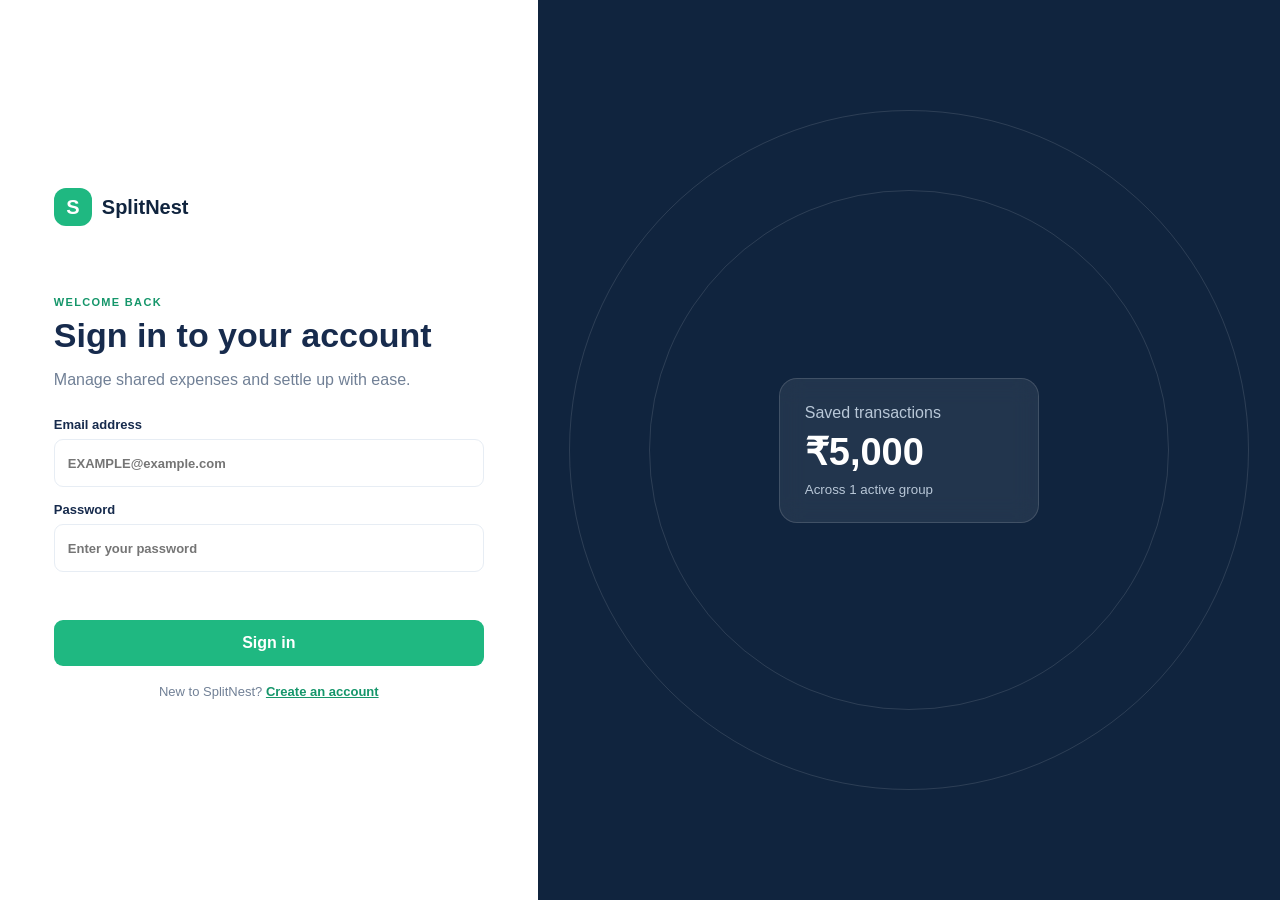
<file: login.html>
<!doctype html>
<html lang="en">
<head>
  <meta charset="UTF-8"><meta name="viewport" content="width=device-width, initial-scale=1.0">
  <title>Login - SplitNest</title>
  <link rel="stylesheet" href="css/style.css">
</head>
<body class="auth-page">
  <main class="auth-card">
    <a class="brand auth-brand" href="login.html"><span class="brand-mark">S</span><span>SplitNest</span></a>
    <div class="auth-copy"><p class="eyebrow">Welcome back</p><h1>Sign in to your account</h1><p>Manage shared expenses and settle up with ease.</p></div>
    <form id="loginForm" novalidate>
      <label>Email address<input type="email" id="loginEmail" placeholder="EXAMPLE@example.com" required></label>
      <label>Password<input type="password" id="loginPassword" placeholder="Enter your password" required></label>
      <p class="form-error" id="loginError"></p>
      <button class="btn btn-primary btn-full" type="submit">Sign in</button>
    </form>
    <p class="auth-switch">New to SplitNest? <a href="register.html">Create an account</a></p>
  </main>
  <aside class="auth-art">
    <div class="auth-art-inner"><span class="auth-orbit orbit-one"></span><span class="auth-orbit orbit-two"></span><div class="auth-stat"><span>Saved transactions</span><strong>₹5,000</strong><small>Across 1 active group</small></div></div>
  </aside>
  <script src="js/storage.js"></script>
  <script src="js/auth.js"></script>
</body>
</html>
</file>
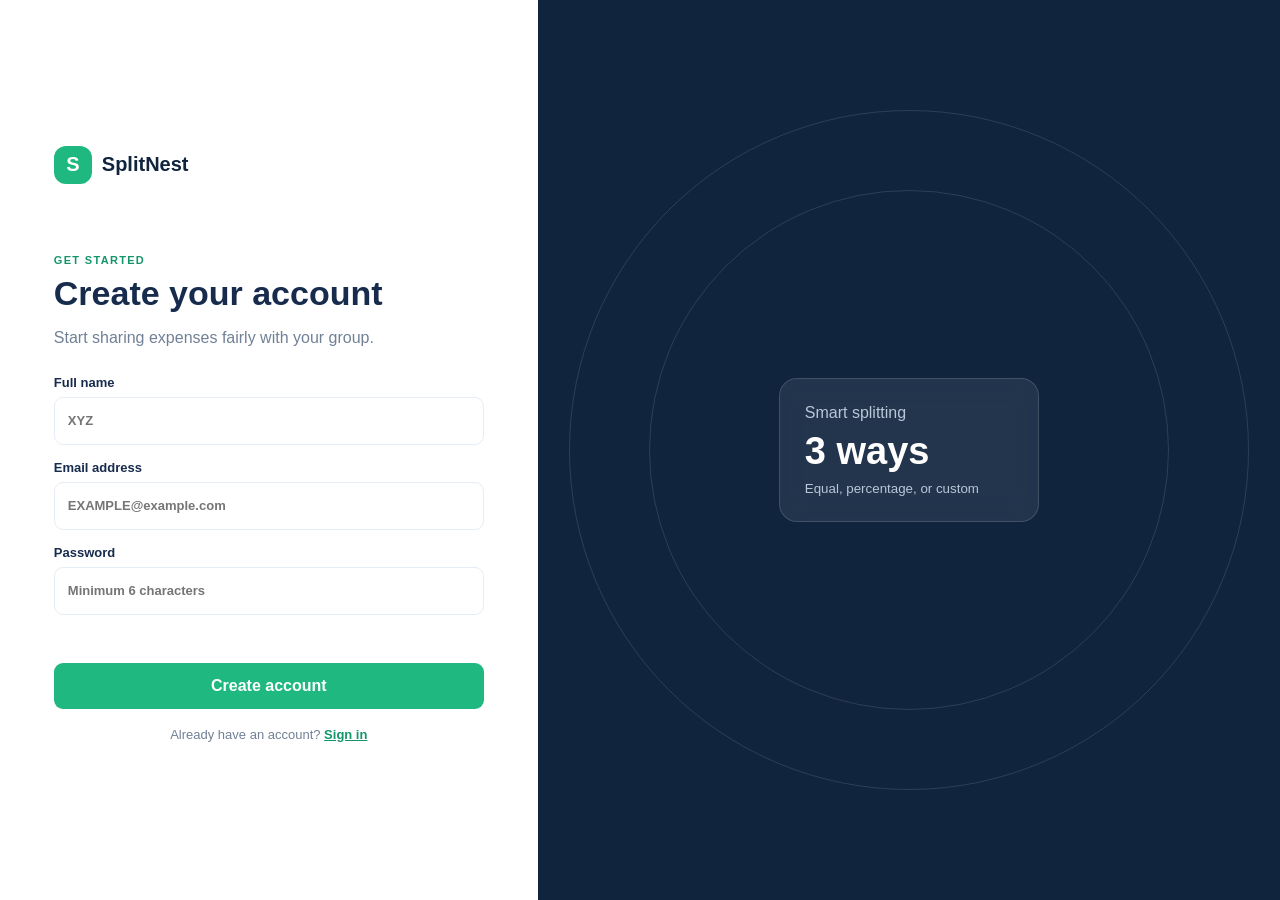
<file: register.html>
<!doctype html>
<html lang="en">
<head>
  <meta charset="UTF-8"><meta name="viewport" content="width=device-width, initial-scale=1.0">
  <title>Register - SplitNest</title>
  <link rel="stylesheet" href="css/style.css">
</head>
<body class="auth-page">
  <main class="auth-card">
    <a class="brand auth-brand" href="login.html"><span class="brand-mark">S</span><span>SplitNest</span></a>
    <div class="auth-copy"><p class="eyebrow">Get started</p><h1>Create your account</h1><p>Start sharing expenses fairly with your group.</p></div>
    <form id="registerForm" novalidate>
      <label>Full name<input type="text" id="registerName" placeholder="XYZ" required></label>
      <label>Email address<input type="email" id="registerEmail" placeholder="EXAMPLE@example.com" required></label>
      <label>Password<input type="password" id="registerPassword" minlength="6" placeholder="Minimum 6 characters" required></label>
      <p class="form-error" id="registerError"></p>
      <button class="btn btn-primary btn-full" type="submit">Create account</button>
    </form>
    <p class="auth-switch">Already have an account? <a href="login.html">Sign in</a></p>
  </main>
  <aside class="auth-art">
    <div class="auth-art-inner"><span class="auth-orbit orbit-one"></span><span class="auth-orbit orbit-two"></span><div class="auth-stat"><span>Smart splitting</span><strong>3 ways</strong><small>Equal, percentage, or custom</small></div></div>
  </aside>
  <script src="js/storage.js"></script>
  <script src="js/auth.js"></script>
</body>
</html>
</file>
<file: css/style.css>
:root{--navy:#10243e;--navy-2:#17395b;--green:#1fb881;--green-dark:#15966a;--bg:#f4f7fb;--card:#fff;--text:#172b4d;--muted:#718096;--border:#e7edf4;--danger:#dc5a67;--amber:#edb84a;--shadow:0 10px 30px rgba(24,48,82,.08)}
*{box-sizing:border-box}body{margin:0;font-family:"DM Sans",sans-serif;color:var(--text);background:var(--bg)}button,input,select,textarea{font:inherit}button,a{cursor:pointer}.app-shell{min-height:100vh}.sidebar{position:fixed;inset:0 auto 0 0;width:248px;background:var(--navy);color:#fff;padding:26px 18px;z-index:30;transition:.25s}.brand{display:flex;align-items:center;gap:10px;font-family:Manrope,sans-serif;font-weight:800;font-size:20px}.brand-mark{display:grid;place-items:center;width:38px;height:38px;border-radius:12px;background:var(--green);color:#fff}.side-nav{margin-top:34px}.nav-item{width:100%;border:0;background:transparent;color:#bac8d8;padding:11px 12px;border-radius:10px;display:flex;align-items:center;gap:12px;text-align:left;font-weight:600;margin:3px 0}.nav-item:hover,.nav-item.active{background:rgba(31,184,129,.14);color:#fff}.nav-item.active{box-shadow:inset 3px 0 var(--green)}.nav-icon{width:22px;text-align:center}.logout-btn{position:absolute;bottom:24px}.main-shell{margin-left:248px;min-height:100vh}.topbar{height:92px;background:rgba(255,255,255,.96);border-bottom:1px solid var(--border);display:flex;align-items:center;gap:18px;padding:0 34px}.topbar h1{font-family:Manrope,sans-serif;margin:2px 0 0;font-size:25px}.eyebrow{color:var(--green-dark);text-transform:uppercase;font-size:11px;font-weight:800;letter-spacing:.12em;margin:0}.topbar-actions{margin-left:auto;display:flex;align-items:center;gap:10px}.icon-btn,.menu-btn{border:1px solid var(--border);background:#fff;width:40px;height:40px;border-radius:10px;color:var(--text)}.menu-btn{display:none}.profile-chip{border:0;background:transparent;display:flex;align-items:center;gap:9px;color:var(--text);font-weight:700}.avatar{display:grid;place-items:center;width:38px;height:38px;border-radius:50%;background:#dff7ed;color:var(--green-dark);font-weight:800}.content{padding:28px 34px 40px}.sidebar-close{display:none}.card{background:var(--card);border:1px solid var(--border);border-radius:16px;box-shadow:var(--shadow)}.page-grid{display:grid;gap:20px}.stats-grid{display:grid;grid-template-columns:repeat(4,minmax(0,1fr));gap:16px}.stat-card{padding:20px}.stat-head{display:flex;justify-content:space-between;align-items:center;color:var(--muted);font-size:13px}.stat-icon{width:38px;height:38px;display:grid;place-items:center;border-radius:11px;background:#edf8f4;color:var(--green-dark)}.stat-card strong{display:block;font-family:Manrope,sans-serif;font-size:25px;margin-top:13px}.stat-card small{color:var(--muted)}.positive{color:var(--green-dark)!important}.negative{color:var(--danger)!important}.section-grid{display:grid;grid-template-columns:minmax(0,1.7fr) minmax(280px,.8fr);gap:20px}.panel{padding:20px}.panel-header{display:flex;align-items:center;justify-content:space-between;margin-bottom:14px}.panel-header h2{font-size:17px;margin:0}.btn{border:0;border-radius:9px;padding:10px 14px;font-weight:700}.btn-primary{background:var(--green);color:#fff}.btn-primary:hover{background:var(--green-dark)}.btn-secondary{background:#edf3fa;color:var(--navy)}.btn-danger{background:#fdecef;color:var(--danger)}.btn-small{padding:7px 10px;font-size:12px}.btn-full{width:100%;height:46px}.quick-actions{display:grid;grid-template-columns:repeat(2,1fr);gap:10px}.quick-action{border:1px solid var(--border);background:#fbfdff;border-radius:12px;padding:13px;text-align:left}.quick-action strong{display:block;font-size:13px}.quick-action span{display:grid;place-items:center;width:32px;height:32px;border-radius:9px;background:#edf8f4;color:var(--green-dark);margin-bottom:9px}.table-wrap{overflow-x:auto}.data-table{width:100%;border-collapse:collapse}.data-table th{text-align:left;color:var(--muted);font-size:12px;padding:10px;border-bottom:1px solid var(--border)}.data-table td{padding:13px 10px;border-bottom:1px solid var(--border);font-size:13px}.data-table tr:last-child td{border-bottom:0}.badge{display:inline-block;padding:5px 8px;border-radius:20px;font-size:11px;font-weight:800;background:#edf3fa;color:var(--navy)}.badge.green{background:#dff7ed;color:var(--green-dark)}.badge.red{background:#fdecef;color:var(--danger)}.empty-state{text-align:center;padding:38px 20px;color:var(--muted)}.empty-state strong{display:block;color:var(--text);margin-bottom:5px}.toolbar{display:flex;justify-content:space-between;gap:12px;margin-bottom:16px}.search-input,.field input,.field select,.field textarea{width:100%;border:1px solid var(--border);border-radius:9px;background:#fff;color:var(--text);padding:11px 12px;outline:none}.search-input:focus,.field input:focus,.field select:focus,.field textarea:focus{border-color:var(--green);box-shadow:0 0 0 3px rgba(31,184,129,.1)}.search-input{max-width:280px}.group-grid{display:grid;grid-template-columns:repeat(3,minmax(0,1fr));gap:16px}.group-card{padding:18px}.group-card-head{display:flex;justify-content:space-between}.group-card h3{margin:8px 0 4px}.group-card p{color:var(--muted);font-size:13px}.member-row,.balance-row,.transaction-row{display:flex;align-items:center;justify-content:space-between;padding:10px 0;border-bottom:1px solid var(--border)}.member-row:last-child,.balance-row:last-child,.transaction-row:last-child{border:0}.person{display:flex;align-items:center;gap:9px}.person .avatar{width:34px;height:34px}.form-grid{display:grid;grid-template-columns:repeat(2,minmax(0,1fr));gap:14px}.field{display:block}.field.full{grid-column:1/-1}.field>span{display:block;font-size:12px;font-weight:700;margin-bottom:7px}.field textarea{min-height:86px;resize:vertical}.split-list{display:grid;gap:8px}.split-row{display:grid;grid-template-columns:1fr 130px;align-items:center;gap:12px}.split-row label{font-size:13px}.modal-backdrop{position:fixed;inset:0;background:rgba(10,29,51,.48);z-index:50;display:grid;place-items:center;padding:18px}.modal-backdrop[hidden]{display:none}.modal{width:min(620px,100%);max-height:90vh;overflow:auto;background:#fff;border-radius:16px;box-shadow:0 30px 80px rgba(10,29,51,.25)}.modal-header{display:flex;justify-content:space-between;align-items:center;padding:18px 20px;border-bottom:1px solid var(--border)}.modal-header h2{margin:0;font-size:20px}.modal-body{padding:20px}.toast-stack{position:fixed;right:20px;bottom:20px;z-index:80}.toast{background:var(--navy);color:#fff;padding:12px 16px;border-radius:10px;margin-top:8px;box-shadow:var(--shadow)}.auth-page{min-height:100vh;display:grid;grid-template-columns:minmax(420px,42%) 1fr;background:#fff}.auth-card{width:min(430px,calc(100% - 48px));margin:auto}.auth-brand{text-decoration:none;color:var(--navy);margin-bottom:70px}.auth-copy h1{font-family:Manrope,sans-serif;font-size:34px;margin:8px 0}.auth-copy>p:last-child{color:var(--muted);margin-bottom:28px}.auth-card form label{display:block;font-weight:700;font-size:13px;margin:15px 0}.auth-card form input{width:100%;height:48px;border:1px solid var(--border);border-radius:9px;padding:0 13px;margin-top:7px}.form-error{min-height:20px;color:var(--danger);font-size:13px}.auth-switch{text-align:center;color:var(--muted);font-size:13px;margin-top:18px}.auth-switch a{color:var(--green-dark);font-weight:700}.auth-art{background:var(--navy);position:relative;overflow:hidden}.auth-art-inner{height:100%;display:grid;place-items:center}.auth-orbit{position:absolute;border:1px solid rgba(255,255,255,.12);border-radius:50%}.orbit-one{width:520px;height:520px}.orbit-two{width:680px;height:680px}.auth-stat{position:relative;width:260px;padding:25px;border:1px solid rgba(255,255,255,.14);border-radius:18px;background:rgba(255,255,255,.08);color:#fff;backdrop-filter:blur(12px)}.auth-stat span,.auth-stat small{display:block;color:#b9c8d8}.auth-stat strong{display:block;font-family:Manrope,sans-serif;font-size:38px;margin:8px 0}.chart-wrap{height:300px}.dark{--bg:#0d1927;--card:#132438;--text:#edf4fa;--muted:#9eafc2;--border:#26384d;--shadow:none}.dark .topbar,.dark .icon-btn,.dark .search-input,.dark .field input,.dark .field select,.dark .field textarea{background:var(--card);color:var(--text)}.dark .quick-action{background:#10243a}.dark .btn-secondary{background:#203650;color:#fff}
@media(max-width:1100px){.stats-grid{grid-template-columns:repeat(2,1fr)}.section-grid{grid-template-columns:1fr}.group-grid{grid-template-columns:repeat(2,1fr)}}
@media(max-width:760px){.sidebar{transform:translateX(-100%)}.sidebar.open{transform:translateX(0)}.sidebar-close{display:block;position:absolute;right:12px;top:12px;border:0;background:transparent;color:#fff;font-size:26px}.main-shell{margin-left:0}.topbar{height:76px;padding:0 16px}.topbar h1{font-size:20px}.menu-btn{display:block}.profile-chip>span:last-child{display:none}.content{padding:20px 16px}.stats-grid,.group-grid{grid-template-columns:1fr}.form-grid{grid-template-columns:1fr}.field.full{grid-column:auto}.toolbar{flex-direction:column}.search-input{max-width:none}.auth-page{grid-template-columns:1fr}.auth-art{display:none}.auth-card{width:calc(100% - 40px)}.auth-brand{margin-bottom:38px}.auth-copy h1{font-size:28px}.quick-actions{grid-template-columns:1fr 1fr}.chart-wrap{height:250px}}
</file>
